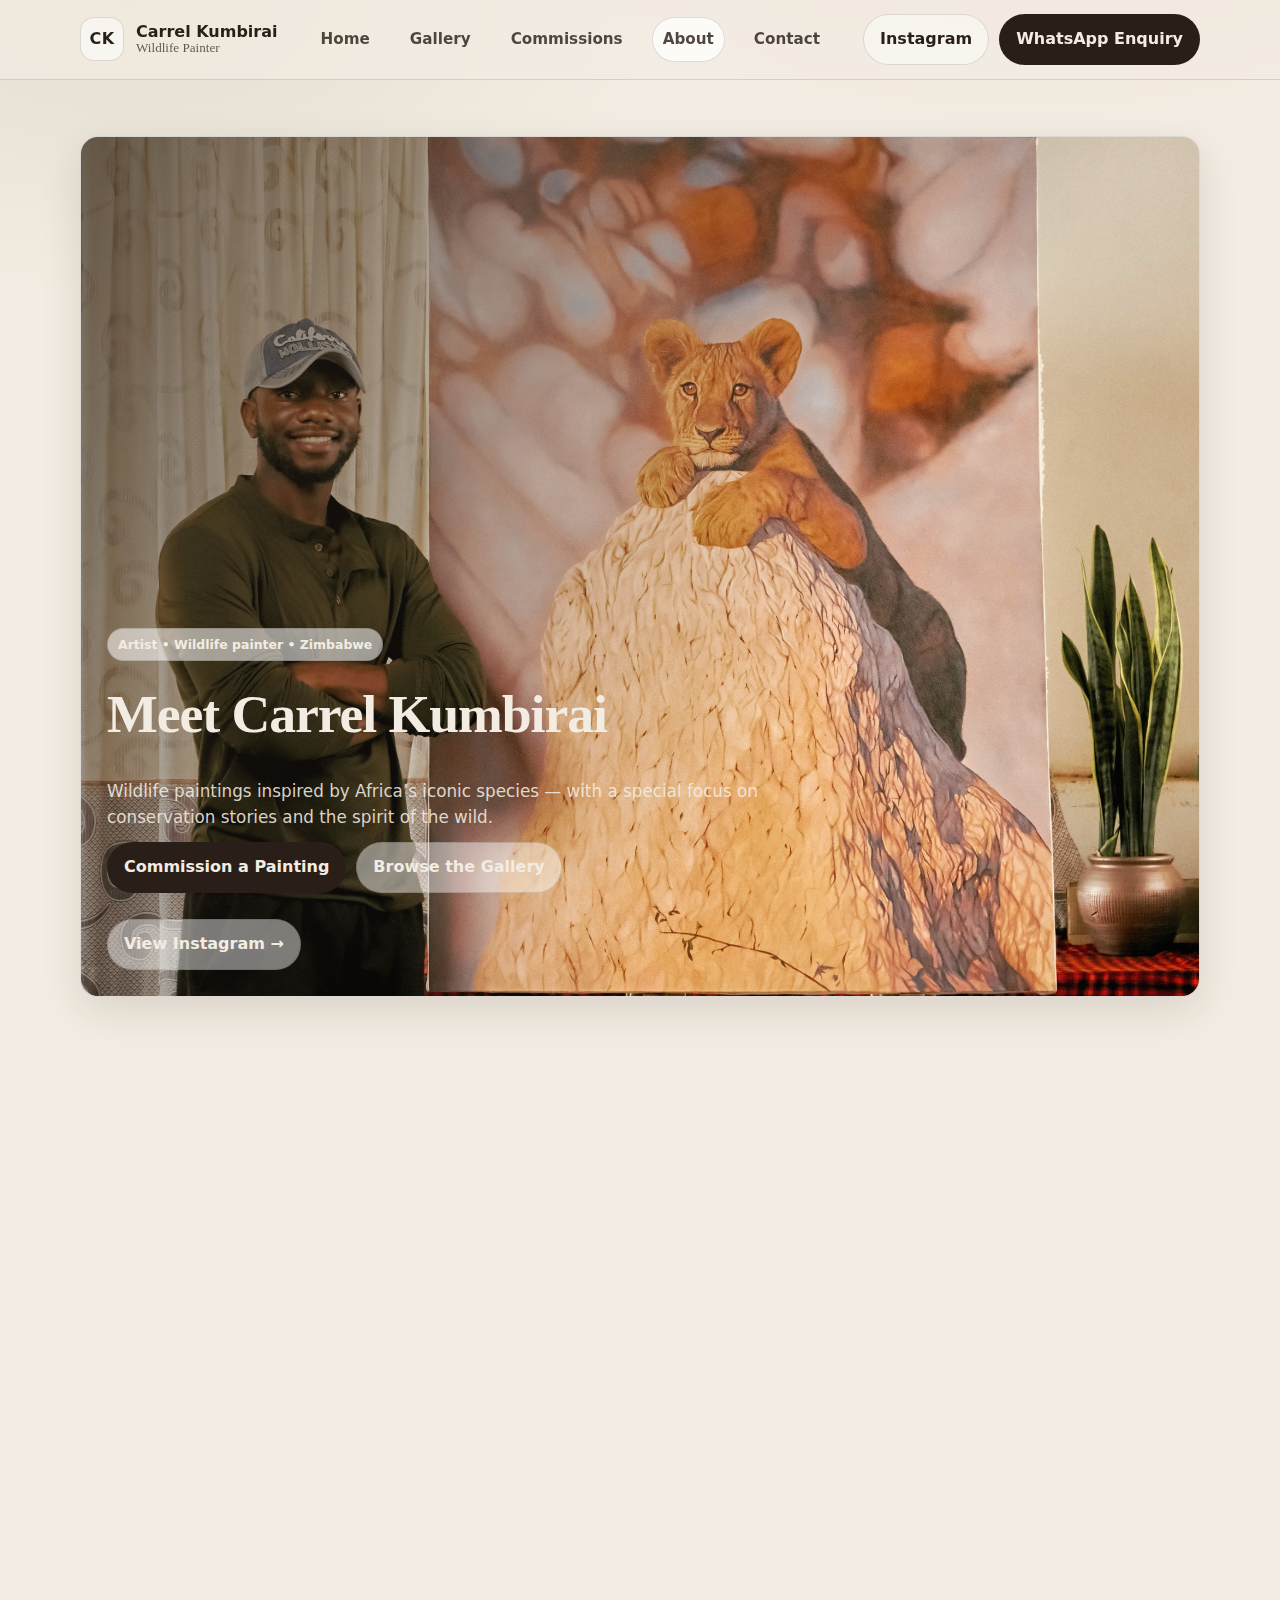
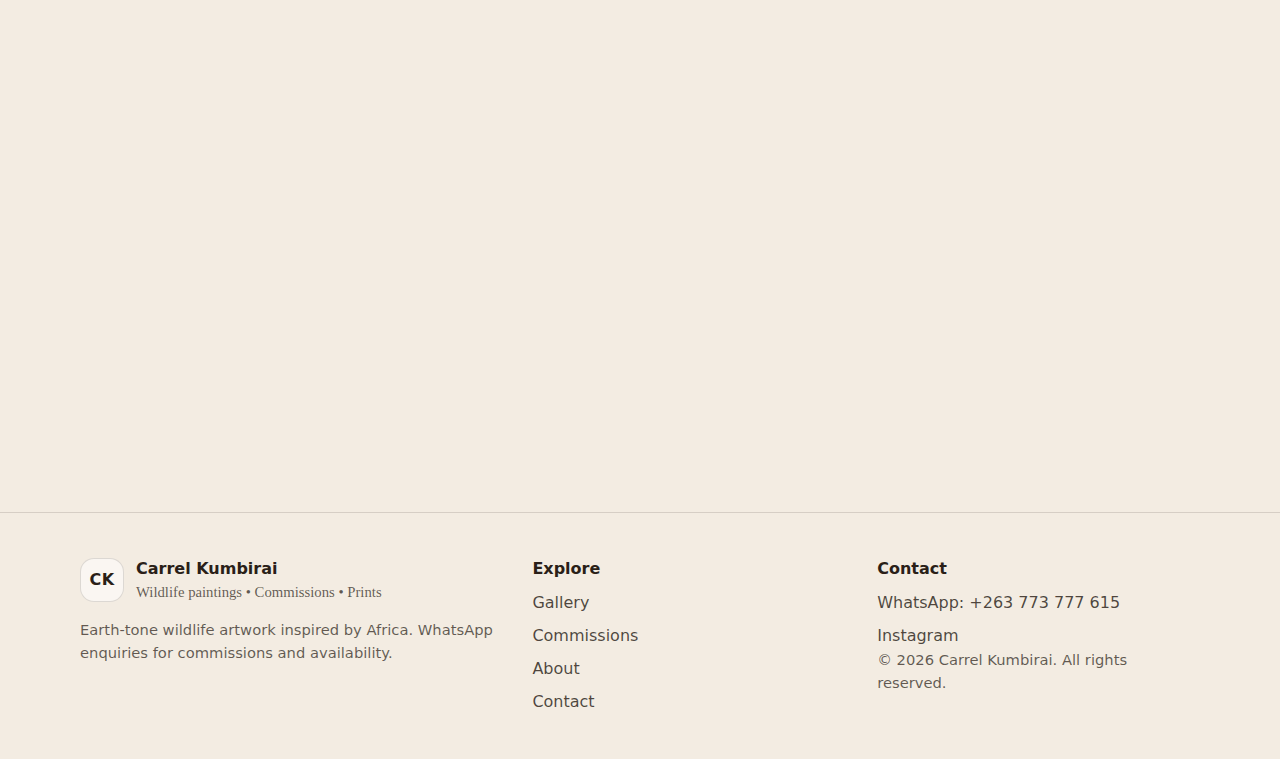
<file: about.html>
<!doctype html>
<html lang="en">
<head>
  <meta charset="utf-8" />
  <meta name="viewport" content="width=device-width, initial-scale=1" />
  <title>About — Carrel Kumbirai</title>
  <meta name="description" content="Carrel Kumbirai — Wildlife Painter. Commissions, originals, and prints. WhatsApp enquiries." />
  <link rel="stylesheet" href="assets/css/styles.css" />
</head>
<body>
  <div id="site-header"></div>

  <main>

    <section class="hero">
  <div class="container">
    <div class="hero-card reveal">
      <div class="hero-media">
        <!-- Pick a strong “Carrel + artwork” image for this page -->
        <img src="assets/images/work-28.jpg" alt="Carrel Kumbirai with a wildlife painting" />

        <!-- Same overlay style as homepage for readability -->
        <div class="hero-overlay" aria-hidden="true"></div>

        <div class="hero-copy">
          <div class="badge">Artist • Wildlife painter • Zimbabwe</div>

          <!-- About page headline -->
          <h1 class="h1">Meet Carrel Kumbirai</h1>

          <!-- Short intro that matches the homepage vibe -->
          <p class="lead" style="color: rgba(243,236,226,.88); max-width: 62ch;">
            Wildlife paintings inspired by Africa’s iconic species — with a special focus on
            conservation stories and the spirit of the wild.
          </p>

          <div class="hero-actions">
            <a class="btn btn-primary" href="commissions.html">Commission a Painting</a>
            <a class="btn btn-ghost" href="gallery.html">Browse the Gallery</a>
          </div>

          <!-- Optional: quick external link (kept subtle) -->
          <div style="margin-top: 14px;">
            <a class="btn btn-ghost" href="https://www.instagram.com/kumbiraicarrel/" target="_blank" rel="noreferrer">
              View Instagram →
            </a>
          </div>
        </div>
      </div>
    </div>
  </div>
</section>
    
<section class="section">
  <div class="container">
    <div class="section-head reveal">
      <div>
        <h1 class="h2">About</h1>
        <p class="muted" style="margin: 10px 0 0; max-width: 70ch;">
          Carrel Kumbirai is a wildlife painter whose work celebrates Africa’s iconic species through warm, earth-toned realism.
          Each piece is built with patience, detail, and a deep respect for the landscapes and animals that inspire it.
        </p>
      </div>
      <a class="btn btn-ghost" href="https://www.instagram.com/kumbiraicarrel/" target="_blank" rel="noreferrer">
        View Instagram →
      </a>
    </div>

    <div class="grid" style="grid-template-columns: 1fr; gap: 14px;">
      <article class="card reveal">
        <div class="card-body">
          <p class="card-title">Artist statement</p>

          <!-- Keep readable paragraph spacing without adding new CSS -->
          <p class="card-meta" style="margin-top: 8px; line-height: 1.75;">
            Carrel’s paintings explore the quiet power of wildlife — the alert gaze of a leopard, the calm presence of a lion,
            or the expressive character of the painted dog. His style leans into natural earth tones to echo the feeling of
            savanna light, dust, bark, and stone.
          </p>

          <p class="card-meta" style="margin-top: 10px; line-height: 1.75;">
            Many works begin with reference moments gathered through conversations and collaboration with African wildlife
            photographers. Those images become a starting point — not a shortcut — guiding anatomy, texture, and mood while
            allowing the final painting to carry its own atmosphere and story.
          </p>

          <p class="card-meta" style="margin-top: 10px; line-height: 1.75;">
            Carrel also draws inspiration from local game reserves and the people who protect these habitats. From the curve
            of a horn to the pattern of a coat, the goal is always the same: to create pieces that feel alive, honest, and
            timeless — artworks that connect collectors to the wild.
          </p>
        </div>
      </article>

      <article class="card reveal">
        <div class="card-body">
          <p class="card-title">Conservation</p>

          <p class="card-meta" style="margin-top: 8px; line-height: 1.75;">
            A recurring theme in Carrel’s portfolio is the African wild dog (painted dog) — one of Africa’s most captivating
            and misunderstood predators. Through portrait-style studies and conservation-focused pieces, he highlights their
            intelligence, social bonds, and unique individuality.
          </p>

          <p class="card-meta" style="margin-top: 10px; line-height: 1.75;">
            The intention is simple: raise awareness through beauty. When people emotionally connect to a species, they’re
            more likely to care about its future. These works often spark conversations about habitat protection, responsible
            tourism, and the importance of preserving biodiversity.
          </p>
        </div>
      </article>

      <article class="card reveal">
        <div class="card-body">
          <p class="card-title">Exhibitions & milestones</p>

          <p class="card-meta" style="margin-top: 8px; line-height: 1.75;">
            Carrel has travelled extensively — including to Tanzania — to exhibit and sell his work, meeting collectors and
            art lovers across the region. Alongside exhibitions, his paintings have been commissioned by clients from around
            the world, with requests ranging from signature big-cat portraits to highly personal wildlife pieces.
          </p>

          <p class="card-meta" style="margin-top: 10px; line-height: 1.75;">
            His creative process is strongly shaped by collaboration: working with African wildlife photographers for
            inspiration, partnering with local game reserves, and engaging with art galleries that support wildlife-focused
            storytelling. This mix of field influence and studio craft helps each painting carry authenticity — not just detail.
          </p>

          <p class="card-meta" style="margin-top: 10px; line-height: 1.75;">
            If you’re interested in a commission, exhibition enquiries, or available originals, use the WhatsApp enquiry flow
            and share the subject, preferred size, and your timeline — Carrel will respond with options and next steps.
          </p>
        </div>
      </article>
    </div>
  </div>
</section>


  </main>

  <div id="site-footer"></div>

  <script src="assets/js/main.js"></script>
  
</body>
</html>
</file>
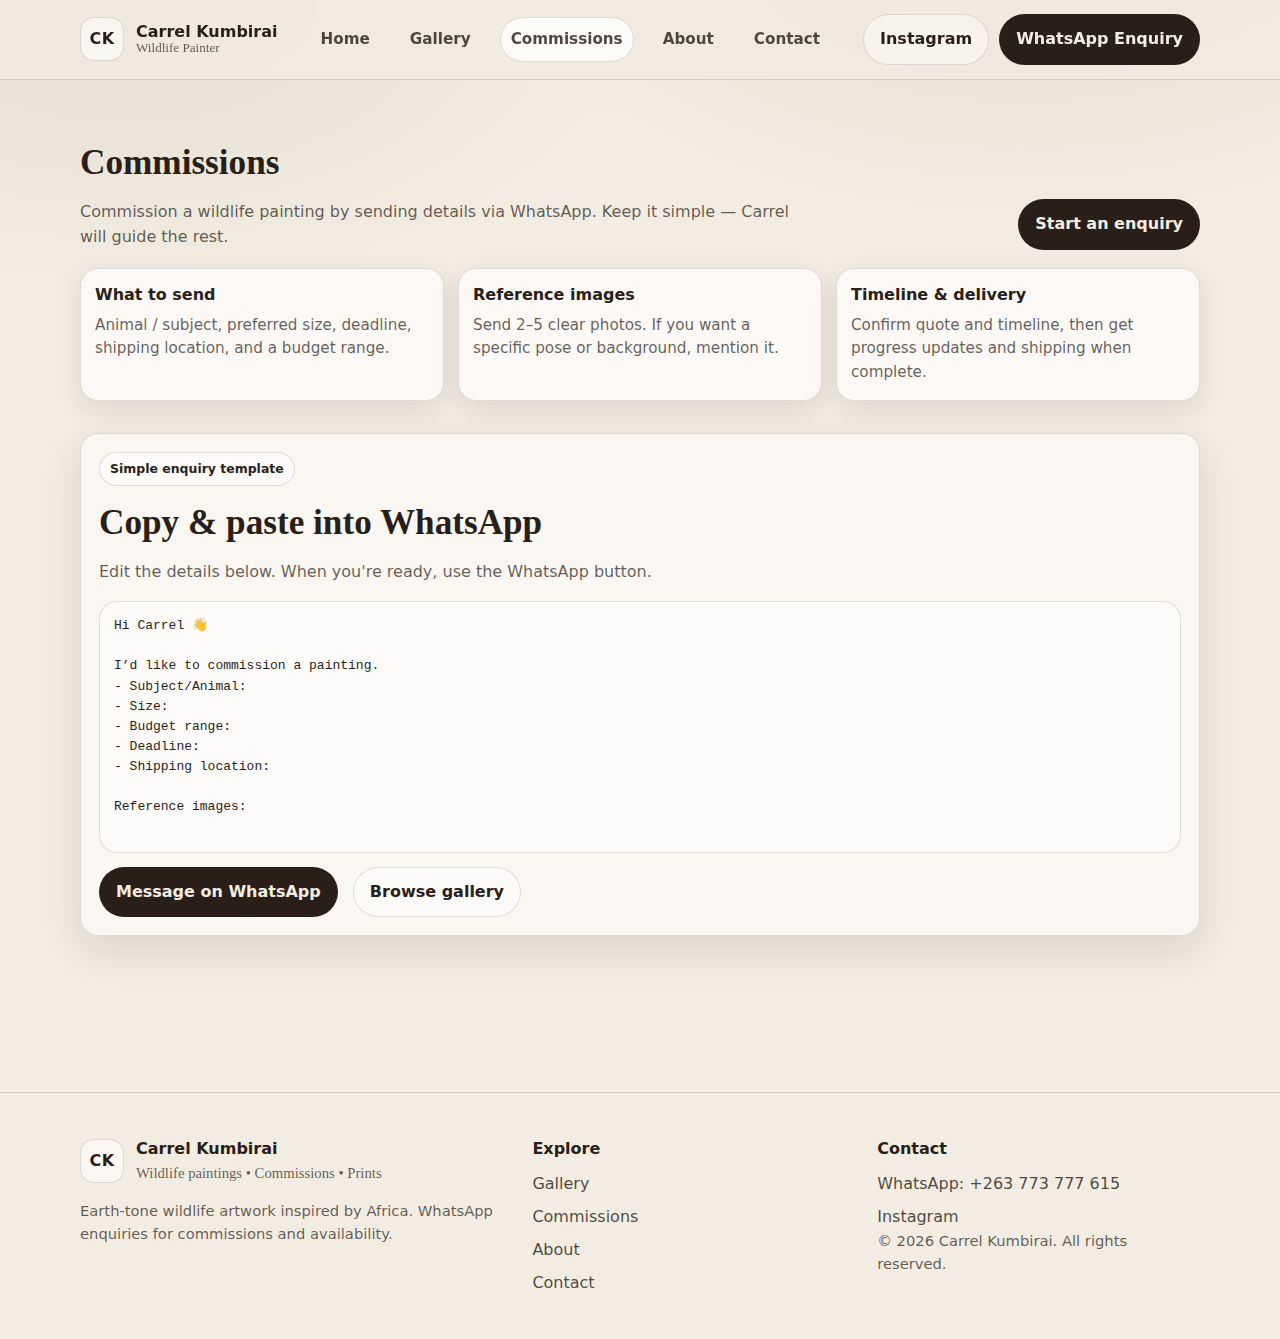
<file: commissions.html>
<!doctype html>
<html lang="en">
<head>
  <meta charset="utf-8" />
  <meta name="viewport" content="width=device-width, initial-scale=1" />
  <title>Commissions — Carrel Kumbirai</title>
  <meta name="description" content="Carrel Kumbirai — Wildlife Painter. Commissions, originals, and prints. WhatsApp enquiries." />
  <link rel="stylesheet" href="assets/css/styles.css" />
</head>
<body>
  <div id="site-header"></div>

  <main>
    
<section class="section">
  <div class="container">
    <div class="section-head reveal">
      <div>
        <h1 class="h2">Commissions</h1>
        <p class="muted" style="margin: 10px 0 0; max-width: 70ch;">
          Commission a wildlife painting by sending details via WhatsApp. Keep it simple — Carrel will guide the rest.
        </p>
      </div>
      <a class="btn btn-primary" href="contact.html">Start an enquiry</a>
    </div>

    <div class="grid grid-3">
      <article class="card reveal">
        <div class="card-body">
          <p class="card-title">What to send</p>
          <p class="card-meta">
            Animal / subject, preferred size, deadline, shipping location, and a budget range.
          </p>
        </div>
      </article>

      <article class="card reveal">
        <div class="card-body">
          <p class="card-title">Reference images</p>
          <p class="card-meta">
            Send 2–5 clear photos. If you want a specific pose or background, mention it.
          </p>
        </div>
      </article>

      <article class="card reveal">
        <div class="card-body">
          <p class="card-title">Timeline & delivery</p>
          <p class="card-meta">
            Confirm quote and timeline, then get progress updates and shipping when complete.
          </p>
        </div>
      </article>
    </div>

    <div class="section" style="padding-top: 32px;">
      <div class="story-shell reveal" style="padding: 18px;">
        <div class="badge">Simple enquiry template</div>
        <h2 class="h2" style="margin-top: 10px;">Copy & paste into WhatsApp</h2>
        <p class="muted" style="margin: 10px 0 16px; max-width: 70ch;">
          Edit the details below. When you're ready, use the WhatsApp button.
        </p>

        <pre style="white-space: pre-wrap; background: rgba(255,255,255,.55); border: 1px solid var(--border); border-radius: var(--radius); padding: 14px; margin: 0;">
Hi Carrel 👋

I’d like to commission a painting.
- Subject/Animal:
- Size:
- Budget range:
- Deadline:
- Shipping location:

Reference images:
        </pre>

        <div style="margin-top: 14px;">
          <a class="btn btn-primary" href="https://wa.me/263773777615" target="_blank" rel="noreferrer">Message on WhatsApp</a>
          <a class="btn btn-ghost" href="gallery.html" style="margin-left: 10px;">Browse gallery</a>
        </div>
      </div>
    </div>
  </div>
</section>

  </main>

  <div id="site-footer"></div>

  <script src="assets/js/main.js"></script>
  
</body>
</html>
</file>
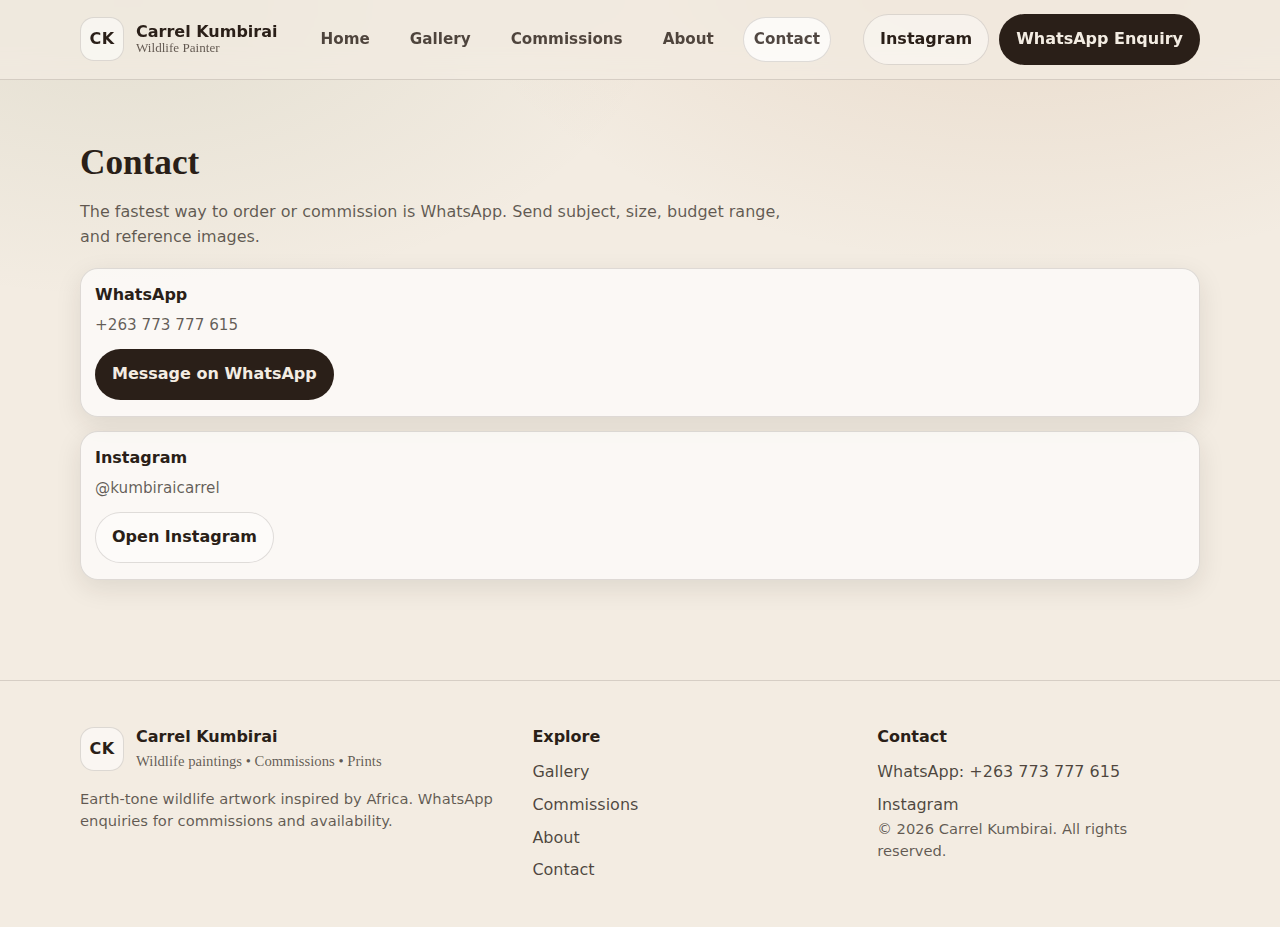
<file: contact.html>
<!doctype html>
<html lang="en">
<head>
  <meta charset="utf-8" />
  <meta name="viewport" content="width=device-width, initial-scale=1" />
  <title>Contact — Carrel Kumbirai</title>
  <meta name="description" content="Carrel Kumbirai — Wildlife Painter. Commissions, originals, and prints. WhatsApp enquiries." />
  <link rel="stylesheet" href="assets/css/styles.css" />
</head>
<body>
  <div id="site-header"></div>

  <main>
    
<section class="section">
  <div class="container">
    <div class="section-head reveal">
      <div>
        <h1 class="h2">Contact</h1>
        <p class="muted" style="margin: 10px 0 0; max-width: 70ch;">
          The fastest way to order or commission is WhatsApp. Send subject, size, budget range, and reference images.
        </p>
      </div>
    </div>

    <div class="grid" style="grid-template-columns: 1fr; gap: 14px;">
      <article class="card reveal">
        <div class="card-body">
          <p class="card-title">WhatsApp</p>
          <p class="card-meta">
            <a href="https://wa.me/263773777615" target="_blank" rel="noreferrer">+263 773 777 615</a>
          </p>
          <div style="margin-top: 12px;">
            <a class="btn btn-primary" href="https://wa.me/263773777615" target="_blank" rel="noreferrer">Message on WhatsApp</a>
          </div>
        </div>
      </article>

      <article class="card reveal">
        <div class="card-body">
          <p class="card-title">Instagram</p>
          <p class="card-meta">
            <a href="https://www.instagram.com/kumbiraicarrel/" target="_blank" rel="noreferrer">@kumbiraicarrel</a>
          </p>
          <div style="margin-top: 12px;">
            <a class="btn btn-ghost" href="https://www.instagram.com/kumbiraicarrel/" target="_blank" rel="noreferrer">Open Instagram</a>
          </div>
        </div>
      </article>
    </div>
  </div>
</section>

  </main>

  <div id="site-footer"></div>

  <script src="assets/js/main.js"></script>
  
</body>
</html>
</file>
<file: assets/css/styles.css>
/* styles.css
   ----------
   Earth-tone UI, modern layout, simple motion.
   Edit palette once in :root variables.
*/

:root{
  --bg: #F3ECE2;            /* bone */
  --surface: #FFFFFF;
  --ink: #2A1F18;           /* deep umber */
  --muted: rgba(42,31,24,.72);
  --border: rgba(42,31,24,.14);
  --shadow: 0 14px 40px rgba(42,31,24,.12);

  --accent: #B07A4A;        /* clay */
  --accent-2: #5A6B3A;      /* olive */
  --surface-2: #EFE3D6;     /* warm sand */

  --radius: 18px;
  --radius-sm: 12px;

  --container: 1120px;

  --font-sans: ui-sans-serif, system-ui, -apple-system, Segoe UI, Roboto, Helvetica, Arial, "Apple Color Emoji", "Segoe UI Emoji";
  --font-serif: ui-serif, Georgia, "Times New Roman", Times, serif;
}

* { box-sizing: border-box; }
html, body { margin: 0; padding: 0; }
body{
  font-family: var(--font-sans);
  color: var(--ink);
  background: radial-gradient(1000px 600px at 80% -10%, rgba(176,122,74,.18), transparent 60%),
              radial-gradient(900px 500px at 10% 0%, rgba(90,107,58,.10), transparent 60%),
              var(--bg);
  line-height: 1.55;
}

img{ max-width: 100%; display: block; }
a{ color: inherit; text-decoration: none; }

.container{
  width: min(var(--container), calc(100% - 32px));
  margin: 0 auto;
}

.small{ font-size: .92rem; }
.tiny{ font-size: .82rem; }
.muted{ color: var(--muted); }

/* Buttons */
.btn{
  display: inline-flex;
  align-items: center;
  justify-content: center;
  gap: 10px;
  padding: 12px 16px;
  border-radius: 999px;
  border: 1px solid var(--border);
  background: transparent;
  cursor: pointer;
  transition: transform .15s ease, opacity .15s ease, background .15s ease;
  font-weight: 600;
}
.btn:hover{ transform: translateY(-1px); }
.btn:active{ transform: translateY(0); }

.btn-primary{
  background: var(--ink);
  color: var(--bg);
  border-color: rgba(0,0,0,0);
}
.btn-ghost{
  background: rgba(255,255,255,.45);
}

.badge{
  display: inline-flex;
  align-items: center;
  border: 1px solid var(--border);
  background: rgba(255,255,255,.55);
  padding: 6px 10px;
  border-radius: 999px;
  font-size: .78rem;
  font-weight: 600;
  width: fit-content;
}

/* Header */
.site-header{
  position: sticky;
  top: 0;
  z-index: 50;
  backdrop-filter: blur(14px);
  background: rgba(243,236,226,.72);
  border-bottom: 1px solid var(--border);
}
.header-row{
  display: flex;
  align-items: center;
  justify-content: space-between;
  gap: 14px;
  padding: 14px 0;
}
.brand{
  display: inline-flex;
  align-items: center;
  gap: 12px;
}
.brand-mark{
  width: 44px;
  height: 44px;
  border-radius: 14px;
  display: grid;
  place-items: center;
  border: 1px solid var(--border);
  background: rgba(255,255,255,.55);
  font-weight: 800;
  letter-spacing: .5px;
}
.brand-text{ display: grid; line-height: 1.1; }
.brand-name{ font-weight: 800; }
.brand-tag{ font-size: .82rem; color: var(--muted); font-family: var(--font-serif); }

.nav{
  display: none;
  gap: 18px;
  align-items: center;
}
.nav-link{
  padding: 10px 10px;
  border-radius: 999px;
  border: 1px solid transparent;
  color: rgba(42,31,24,.82);
  font-weight: 700;
  font-size: .95rem;
}
.nav-link:hover{
  border-color: var(--border);
  background: rgba(255,255,255,.55);
}
.nav-link.is-active{
  border-color: var(--border);
  background: rgba(255,255,255,.75);
}

.header-actions{
  display: flex;
  gap: 10px;
  align-items: center;
}
.menu-btn{
  display: inline-flex;
  width: 44px;
  height: 44px;
  border-radius: 999px;
  border: 1px solid var(--border);
  background: rgba(255,255,255,.55);
  cursor: pointer;
}
.menu-icon{
  width: 18px;
  height: 2px;
  background: var(--ink);
  display: block;
  margin: 0 auto;
  position: relative;
}
.menu-icon::before,
.menu-icon::after{
  content: "";
  position: absolute;
  left: 0;
  width: 18px;
  height: 2px;
  background: var(--ink);
}
.menu-icon::before{ top: -6px; }
.menu-icon::after{ top: 6px; }

.mobile-nav{
  border-top: 1px solid var(--border);
  background: rgba(243,236,226,.85);
}
.mobile-nav-inner{
  display: grid;
  gap: 8px;
  padding: 12px 0 16px;
}

@media (min-width: 900px){
  .nav{ display: flex; }
  .menu-btn{ display: none; }
}

/* Sections */
.section{ padding: 56px 0; }
.section-head{
  display: flex;
  align-items: flex-end;
  justify-content: space-between;
  gap: 16px;
  margin-bottom: 18px;
}
.h1{
  font-family: var(--font-serif);
  font-size: clamp(2.1rem, 4.2vw, 3.4rem);
  letter-spacing: -0.02em;
  margin: 0;
}
.h2{
  font-family: var(--font-serif);
  font-size: clamp(1.6rem, 2.8vw, 2.2rem);
  margin: 0;
}
.lead{
  margin: 10px 0 0;
  max-width: 58ch;
  color: var(--muted);
  font-size: 1.05rem;
}

/* Hero */
.hero{ padding: 56px 0 24px; }
.hero-card{
  border: 1px solid var(--border);
  border-radius: var(--radius);
  background: rgba(255,255,255,.55);
  overflow: hidden;
  box-shadow: var(--shadow);
}
.hero-media{
  position: relative;
  min-height: 420px;
  overflow: hidden;
}
.hero-media img{
  width: 100%;
  height: 100%;
  object-fit: cover;
}
.hero-overlay{
  position: absolute;
  inset: 0;
  background: linear-gradient(120deg, rgba(42,31,24,.65), transparent 65%);
}
.hero-copy{
  position: absolute;
  inset: 0;
  display: grid;
  align-content: end;
  gap: 12px;
  padding: 26px;
  color: var(--bg);
}
.hero-actions{
  display: flex;
  flex-wrap: wrap;
  gap: 10px;
}

/* Cards grid */
.grid{ display: grid; gap: 14px; }
.grid-3{ grid-template-columns: repeat(1, 1fr); }
@media (min-width: 800px){
  .grid-3{ grid-template-columns: repeat(3, 1fr); }
}
.card{
  border: 1px solid var(--border);
  border-radius: var(--radius);
  background: rgba(255,255,255,.65);
  overflow: hidden;
  box-shadow: 0 8px 26px rgba(42,31,24,.10);
}
.card img{
  width: 100%;
  height: 280px;
  object-fit: cover;
}
.card-body{ padding: 14px 14px 16px; }
.card-title{ font-weight: 800; margin: 0; }
.card-meta{ margin: 6px 0 0; color: var(--muted); font-size: .95rem; }

/* Order story */
.story-shell{
  border: 1px solid var(--border);
  border-radius: var(--radius);
  background: rgba(255,255,255,.55);
  overflow: hidden;
  box-shadow: var(--shadow);
}
.story-layout{ display: grid; grid-template-columns: 1fr; }
@media (min-width: 980px){
  .story-layout{ grid-template-columns: 62px 1fr; }
}
.story-dots{
  display: none;
  padding: 16px 0;
  gap: 10px;
  justify-content: center;
  align-content: start;
}
@media (min-width: 980px){
  .story-dots{ display: grid; }
}
.story-dot{
  width: 12px;
  height: 12px;
  border-radius: 999px;
  border: 1px solid var(--border);
  background: rgba(42,31,24,.22);
  cursor: pointer;
  transition: transform .15s ease, background .15s ease, opacity .15s ease;
  opacity: .6;
}
.story-dot:hover{ opacity: .9; transform: scale(1.1); }
.story-dot.is-active{
  opacity: 1;
  background: var(--ink);
  transform: scale(1.2);
}
.story-scroller{
  height: 74vh;
  overflow-y: auto;
  scroll-snap-type: y mandatory;
  scroll-behavior: smooth;
  -webkit-overflow-scrolling: touch;
  border-left: 1px solid var(--border);
}
.snap-start{ scroll-snap-align: start; }

.story-slide{
  min-height: 74vh;
  display: grid;
  gap: 18px;
  padding: 18px;
  grid-template-columns: 1fr;
  align-items: center;
}
@media (min-width: 860px){
  .story-slide{
    grid-template-columns: 1.05fr .95fr;
    padding: 22px;
  }
}
.story-image{
  border-radius: var(--radius);
  overflow: hidden;
  border: 1px solid var(--border);
  background: var(--surface);
}
.story-image img{
  width: 100%;
  height: 100%;
  max-height: 520px;
  object-fit: cover;
}
.story-copy h3{
  margin: 10px 0 0;
  font-size: 1.65rem;
  letter-spacing: -0.01em;
}
.story-actions{
  display: flex;
  flex-wrap: wrap;
  gap: 10px;
  margin-top: 16px;
}
.story-mobile-meta{
  display: flex;
  align-items: center;
  justify-content: space-between;
  gap: 12px;
  padding: 12px 18px 16px;
  border-top: 1px solid var(--border);
}
@media (min-width: 980px){
  .story-mobile-meta{ display: none; }
}

/* Filters */
.filters{
  display: flex;
  flex-wrap: wrap;
  gap: 10px;
  margin: 10px 0 18px;
}
.filter-btn{
  padding: 10px 14px;
  border-radius: 999px;
  border: 1px solid var(--border);
  background: rgba(255,255,255,.55);
  cursor: pointer;
  font-weight: 700;
}
.filter-btn.is-active{
  background: var(--ink);
  color: var(--bg);
  border-color: transparent;
}

/* Footer */
.site-footer{
  border-top: 1px solid var(--border);
  background: rgba(243,236,226,.72);
  padding: 44px 0;
  margin-top: 44px;
}
.footer-grid{
  display: grid;
  gap: 22px;
  grid-template-columns: 1fr;
}
@media (min-width: 900px){
  .footer-grid{ grid-template-columns: 1.2fr .9fr .9fr; }
}
.footer-brand{
  display: flex;
  align-items: center;
  gap: 12px;
  margin-bottom: 10px;
}
.footer-title{ font-weight: 900; }
.footer-sub{ font-family: var(--font-serif); color: var(--muted); font-size: .92rem; }
.footer-heading{ font-weight: 900; margin-bottom: 10px; }
.footer-links{ list-style: none; padding: 0; margin: 0; display: grid; gap: 8px; }
.footer-links a{ color: rgba(42,31,24,.82); }
.footer-links a:hover{ text-decoration: underline; }

/* Reveal */
.reveal{
  transform: translateY(10px);
  opacity: 0;
  transition: opacity .45s ease, transform .45s ease;
}
.reveal.in-view{
  transform: translateY(0);
  opacity: 1;
}

/* Reduced motion */
@media (prefers-reduced-motion: reduce){
  .btn, .reveal, .story-dot{ transition: none !important; }
  .btn:hover{ transform: none; }
  .story-scroller{ scroll-behavior: auto; }
}
</file>
